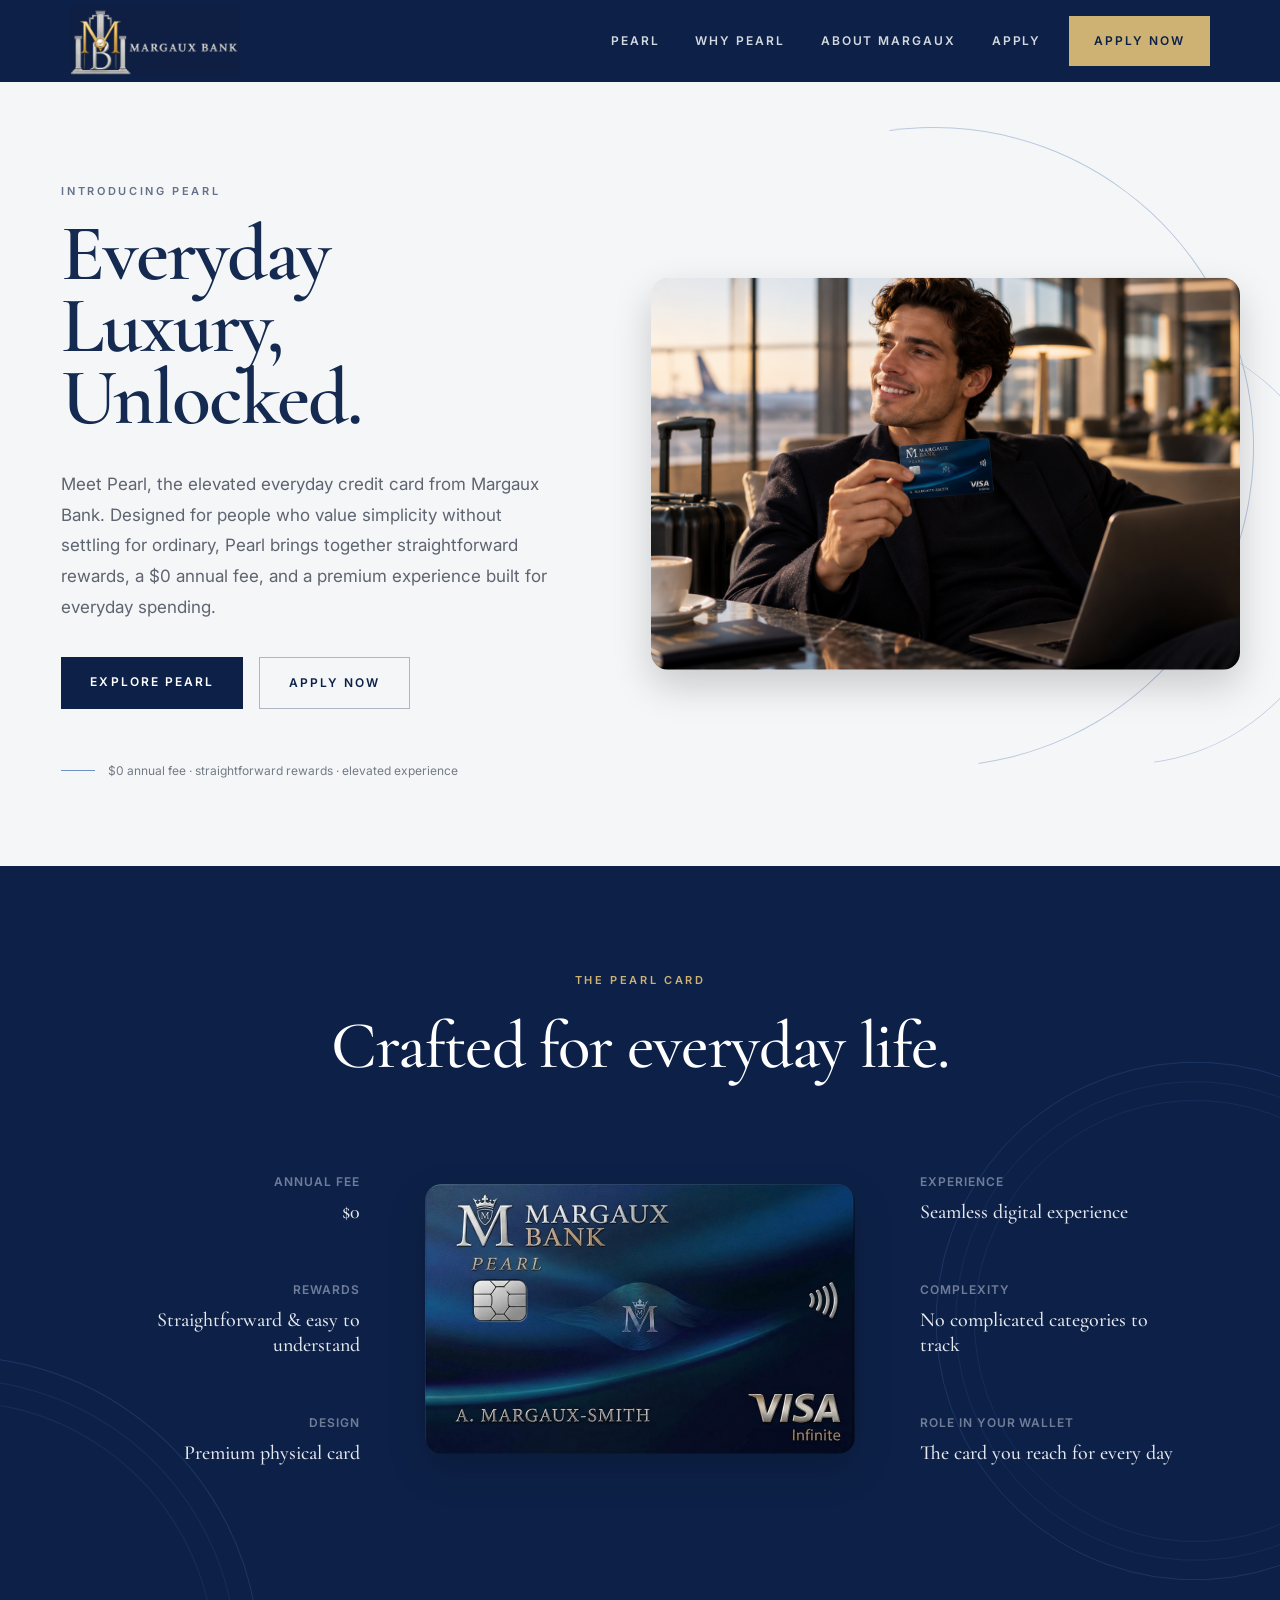
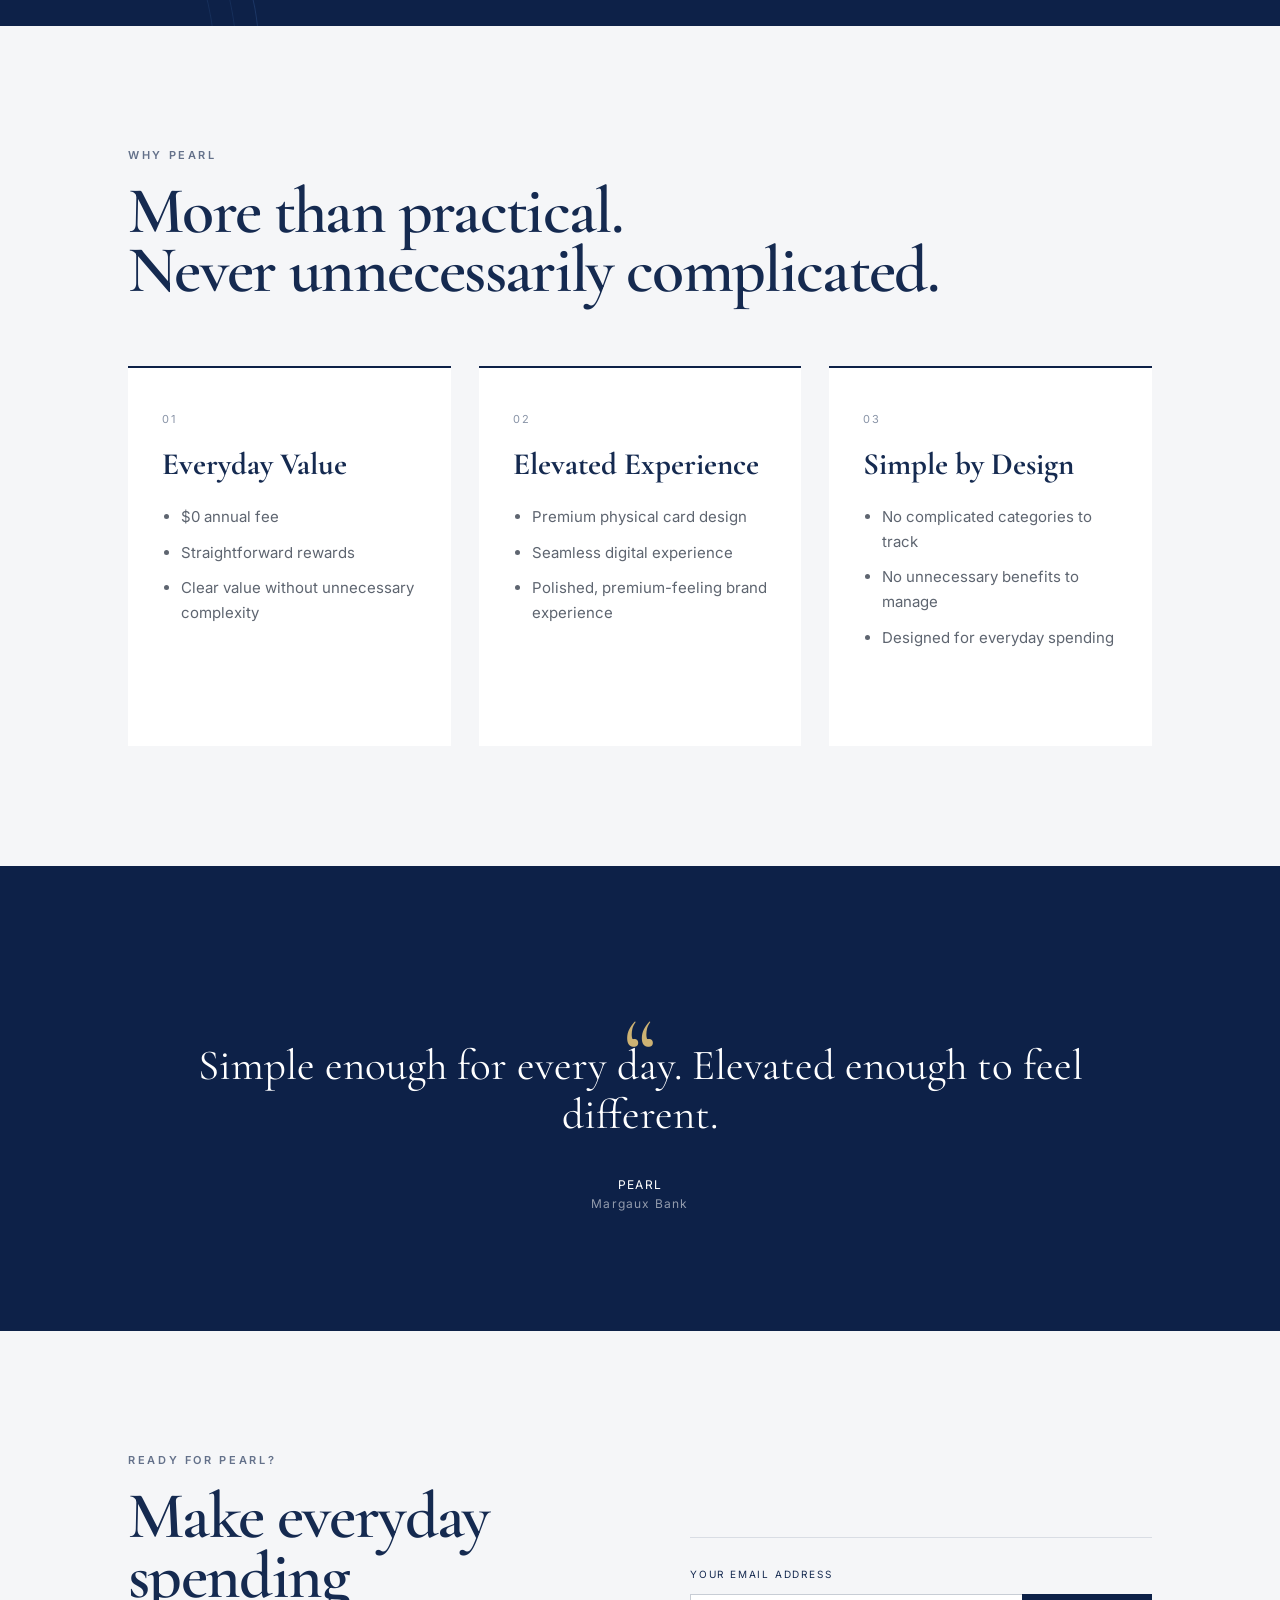
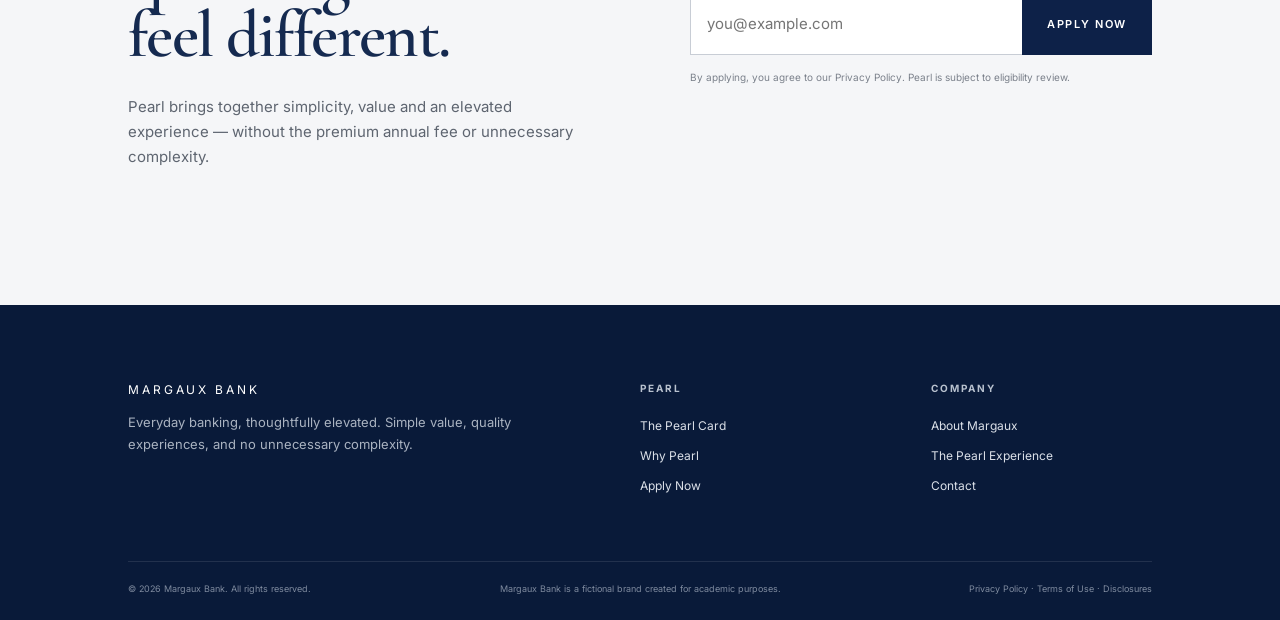
<file: index.html>
<!DOCTYPE html>
<html lang="en">
<head>
  <meta charset="UTF-8" />
  <meta name="viewport" content="width=device-width, initial-scale=1.0" />
  <meta name="description" content="Margaux Bank — everyday banking, thoughtfully elevated. Meet Pearl, the elevated everyday credit card." />
  <title>Margaux Bank — Pearl</title>
  <link rel="preconnect" href="https://fonts.googleapis.com">
  <link rel="preconnect" href="https://fonts.gstatic.com" crossorigin>
  <link href="https://fonts.googleapis.com/css2?family=Cormorant+Garamond:wght@500;600;700&family=Inter:wght@400;500;600&display=swap" rel="stylesheet">
  <link rel="stylesheet" href="style.css" />
</head>
<body>
  <header class="site-header">
    <a class="brand" href="#top" aria-label="Margaux Bank home">
      <img class="brand-logo" src="margaux-logo.png" alt="Margaux Bank">
    </a>
    <button class="menu-toggle" aria-label="Open navigation" aria-expanded="false">☰</button>
    <nav class="nav">
      <a href="#pearl">PEARL</a>
      <a href="#why-pearl">WHY PEARL</a>
      <a href="about.html">ABOUT MARGAUX</a>
      <a href="#apply">APPLY</a>
    </nav>
    <a class="nav-cta" href="#apply">APPLY NOW</a>
  </header>

  <main id="top">
    <section class="hero">
      <div class="hero-copy">
        <p class="eyebrow">INTRODUCING PEARL</p>
        <h1>Everyday Luxury,<br>Unlocked.</h1>
        <p class="hero-text">Meet Pearl, the elevated everyday credit card from Margaux Bank. Designed for people who value simplicity without settling for ordinary, Pearl brings together straightforward rewards, a $0 annual fee, and a premium experience built for everyday spending.</p>
        <div class="hero-actions">
          <a class="button button-primary" href="#pearl">EXPLORE PEARL</a>
          <a class="button button-outline" href="#apply">APPLY NOW</a>
        </div>
        <div class="trust"><span></span>$0 annual fee · straightforward rewards · elevated experience</div>
      </div>
      <div class="hero-art">
        <div class="wave wave-a" aria-hidden="true"></div>
        <div class="wave wave-b" aria-hidden="true"></div>
        <div class="wave wave-c" aria-hidden="true"></div>
        <img class="hero-photo" src="luxury-travel-lounge.png" alt="Margaux Bank card in a luxury travel lounge">
      </div>
    </section>

    <section class="card-section" id="pearl">
      <div class="card-wave wave-left" aria-hidden="true"></div>
      <div class="card-wave wave-right" aria-hidden="true"></div>
      <div class="card-heading">
        <p class="eyebrow">THE PEARL CARD</p>
        <h2>Crafted for everyday life.</h2>
      </div>

      <div class="card-layout">
        <div class="spec-column spec-left">
          <div class="spec-item">
            <span>ANNUAL FEE</span>
            <strong>$0</strong>
          </div>
          <div class="spec-item">
            <span>REWARDS</span>
            <strong>Straightforward &amp; easy to understand</strong>
          </div>
          <div class="spec-item">
            <span>DESIGN</span>
            <strong>Premium physical card</strong>
          </div>
        </div>

        <div class="obsidian-card">
          <img class="pearl-card-image" src="pearl-card-transparent.png" alt="Margaux Bank Pearl credit card">
        </div>

        <div class="spec-column spec-right">
          <div class="spec-item">
            <span>EXPERIENCE</span>
            <strong>Seamless digital experience</strong>
          </div>
          <div class="spec-item">
            <span>COMPLEXITY</span>
            <strong>No complicated categories to track</strong>
          </div>
          <div class="spec-item">
            <span>ROLE IN YOUR WALLET</span>
            <strong>The card you reach for every day</strong>
          </div>
        </div>
      </div>
    </section>

    <section class="benefits section" id="why-pearl">
      <div class="section-intro">
        <p class="eyebrow">WHY PEARL</p>
        <h2>More than practical.<br>Never unnecessarily complicated.</h2>
      </div>
      <div class="benefit-grid">
        <article>
          <span class="number">01</span>
          <h3>Everyday Value</h3>
          <ul>
            <li>$0 annual fee</li>
            <li>Straightforward rewards</li>
            <li>Clear value without unnecessary complexity</li>
          </ul>
        </article>
        <article>
          <span class="number">02</span>
          <h3>Elevated Experience</h3>
          <ul>
            <li>Premium physical card design</li>
            <li>Seamless digital experience</li>
            <li>Polished, premium-feeling brand experience</li>
          </ul>
        </article>
        <article>
          <span class="number">03</span>
          <h3>Simple by Design</h3>
          <ul>
            <li>No complicated categories to track</li>
            <li>No unnecessary benefits to manage</li>
            <li>Designed for everyday spending</li>
          </ul>
        </article>
      </div>
    </section>

    <section class="quote">
      <div class="quote-mark">“</div>
      <blockquote>Simple enough for every day. Elevated enough to feel different.</blockquote>
      <p>PEARL<br><span>Margaux Bank</span></p>
    </section>

    <section class="apply section" id="apply">
      <div>
        <p class="eyebrow">READY FOR PEARL?</p>
        <h2>Make everyday spending<br>feel different.</h2>
        <p>Pearl brings together simplicity, value and an elevated experience — without the premium annual fee or unnecessary complexity.</p>
      </div>
      <form id="apply-form">
        <label for="email">YOUR EMAIL ADDRESS</label>
        <div class="form-row">
          <input id="email" type="email" placeholder="you@example.com" required />
          <button type="submit">APPLY NOW</button>
        </div>
        <small>By applying, you agree to our Privacy Policy. Pearl is subject to eligibility review.</small>
        <p class="form-message" aria-live="polite"></p>
      </form>
    </section>
  </main>

  <footer>
    <div class="footer-top">
      <div class="footer-brand">
        <div class="brand-name">MARGAUX BANK</div>
        <p>Everyday banking, thoughtfully elevated. Simple value, quality experiences, and no unnecessary complexity.</p>
      </div>
      <div>
        <h4>PEARL</h4>
        <a href="#pearl">The Pearl Card</a>
        <a href="#why-pearl">Why Pearl</a>
        <a href="#apply">Apply Now</a>
      </div>
      <div>
        <h4>COMPANY</h4>
        <a href="about.html">About Margaux</a>
        <a href="#pearl">The Pearl Experience</a>
        <a href="#apply">Contact</a>
      </div>
    </div>
    <div class="footer-bottom">
      <span>© 2026 Margaux Bank. All rights reserved.</span>
      <span>Margaux Bank is a fictional brand created for academic purposes.</span>
      <span><a href="#">Privacy Policy</a> · <a href="#">Terms of Use</a> · <a href="#">Disclosures</a></span>
    </div>
  </footer>

  <script src="script.js"></script>
</body>
</html>
</file>
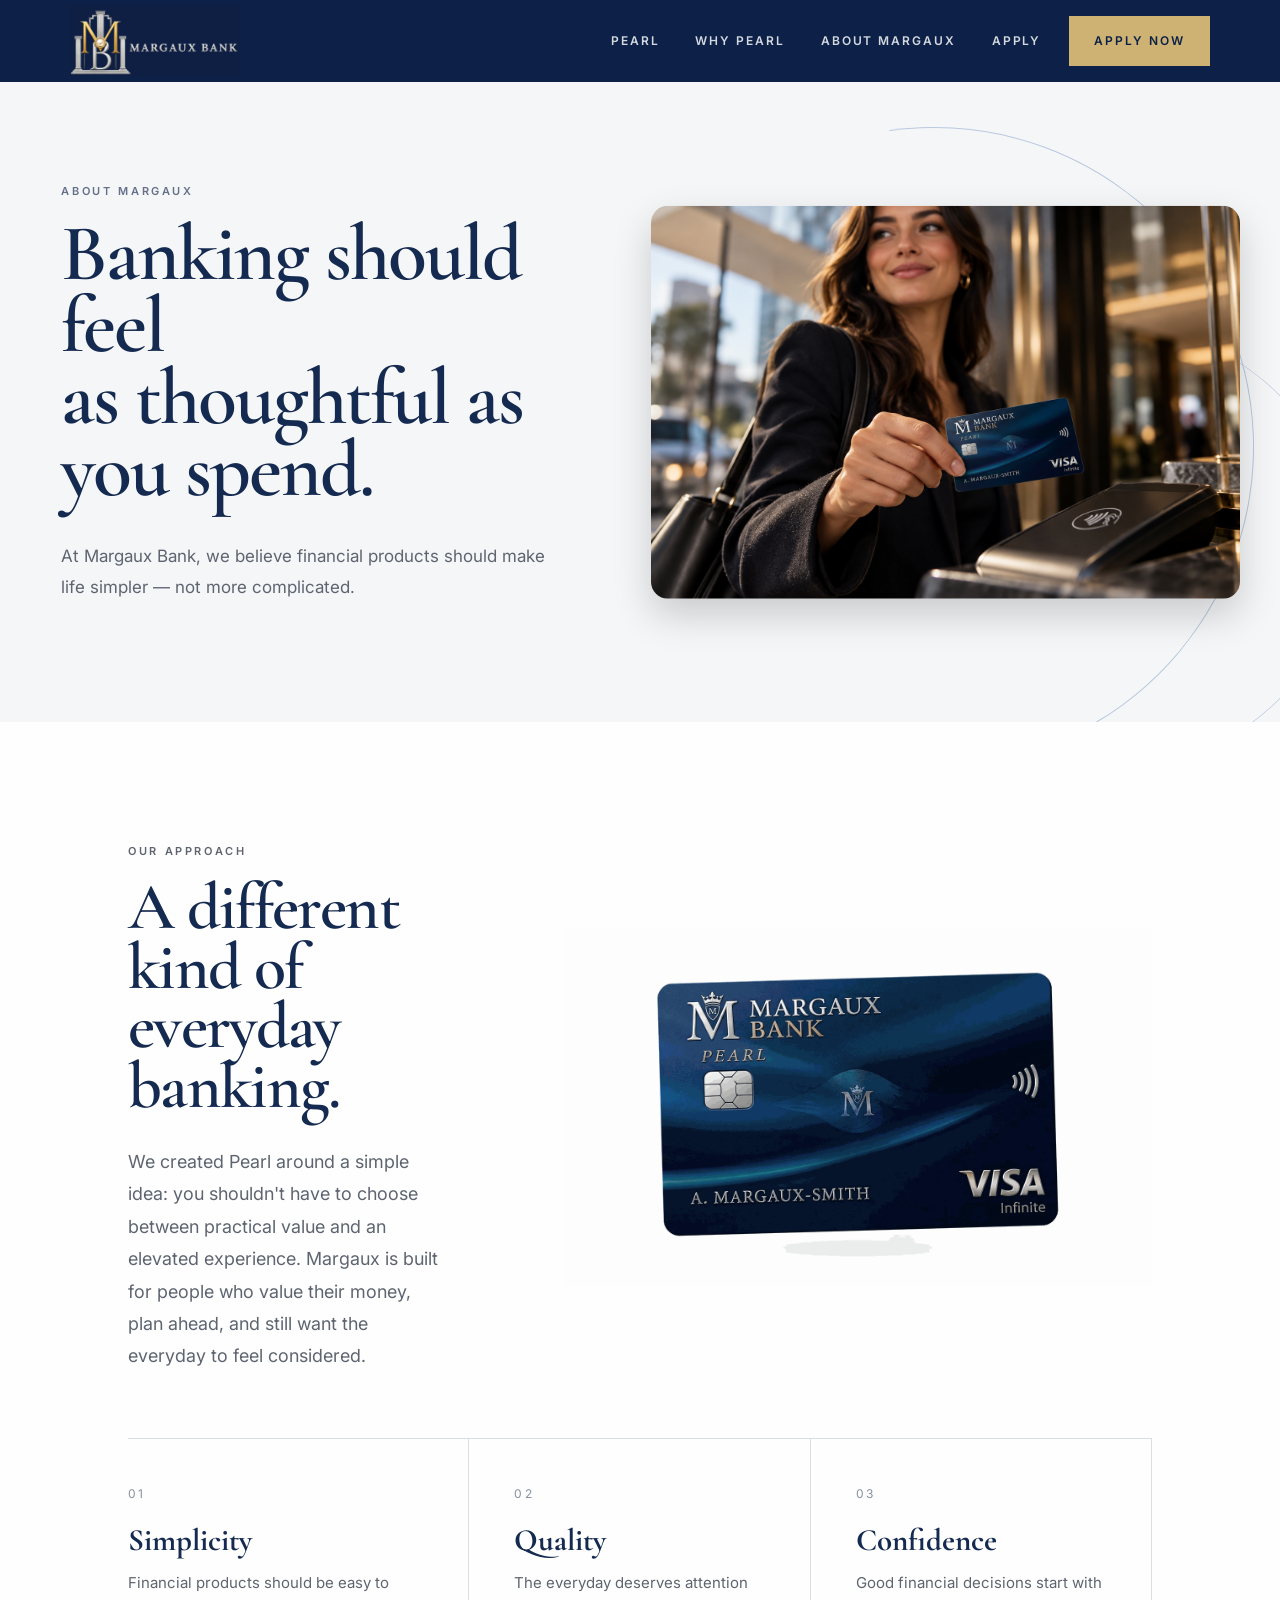
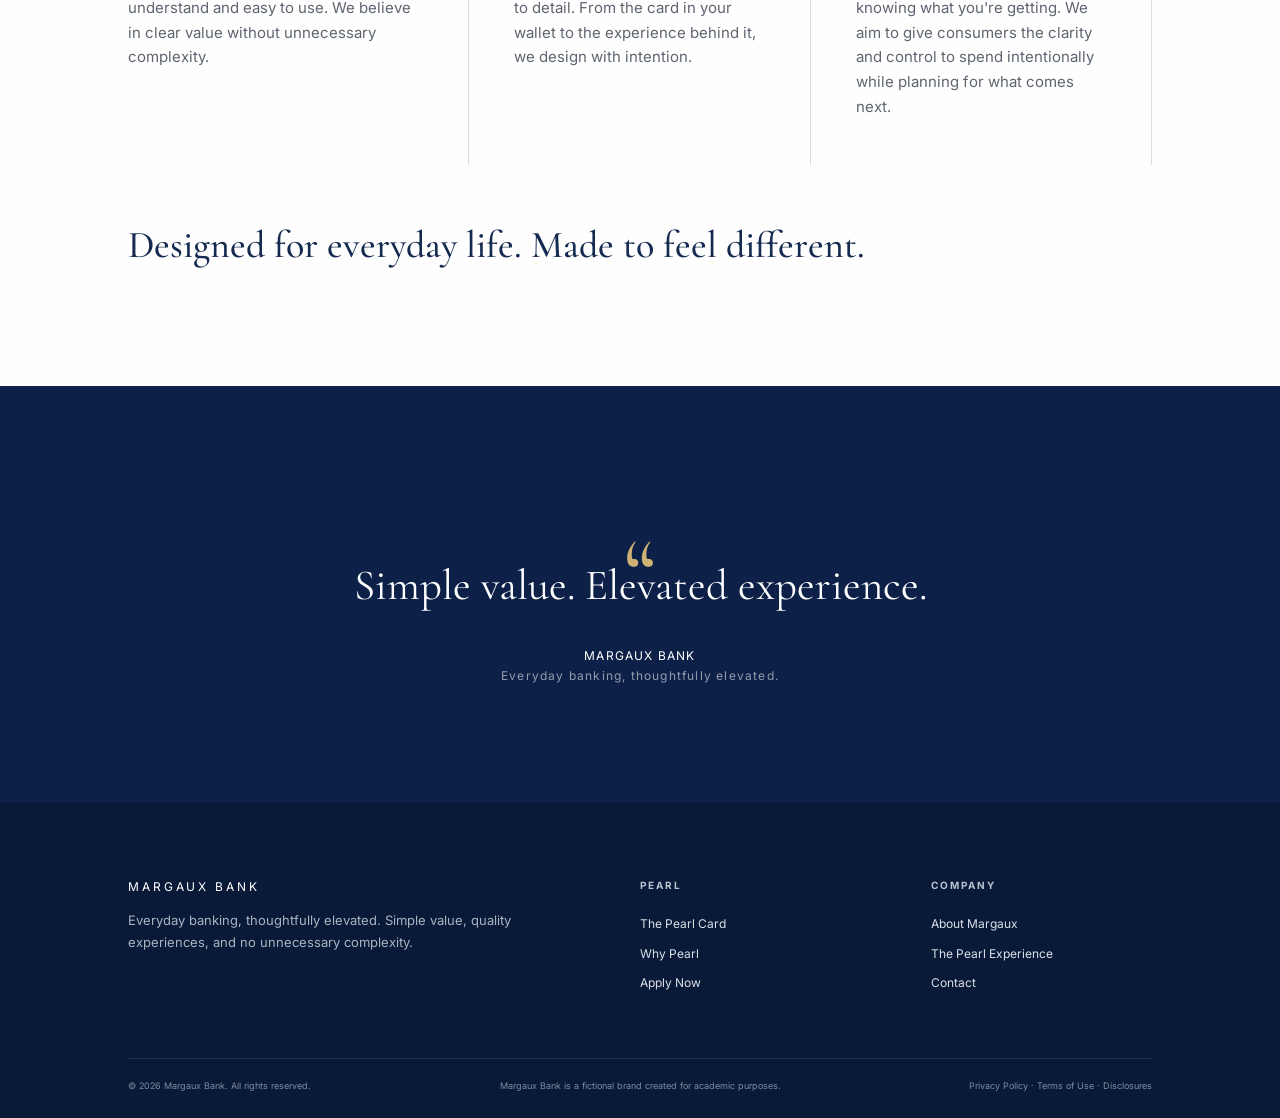
<file: about.html>
<!DOCTYPE html>
<html lang="en">
<head>
  <meta charset="UTF-8" />
  <meta name="viewport" content="width=device-width, initial-scale=1.0" />
  <meta name="description" content="About Margaux Bank — everyday banking, thoughtfully elevated." />
  <title>About Margaux — Margaux Bank</title>
  <link rel="preconnect" href="https://fonts.googleapis.com">
  <link rel="preconnect" href="https://fonts.gstatic.com" crossorigin>
  <link href="https://fonts.googleapis.com/css2?family=Cormorant+Garamond:wght@500;600;700&family=Inter:wght@400;500;600&display=swap" rel="stylesheet">
  <link rel="stylesheet" href="style.css" />
</head>
<body>
  <header class="site-header">
    <a class="brand" href="index.html" aria-label="Margaux Bank home">
      <img class="brand-logo" src="margaux-logo.png" alt="Margaux Bank">
    </a>
    <button class="menu-toggle" aria-label="Open navigation" aria-expanded="false">☰</button>
    <nav class="nav">
      <a href="index.html#pearl">PEARL</a>
      <a href="index.html#why-pearl">WHY PEARL</a>
      <a href="about.html">ABOUT MARGAUX</a>
      <a href="index.html#apply">APPLY</a>
    </nav>
    <a class="nav-cta" href="index.html#apply">APPLY NOW</a>
  </header>

  <main id="top">
    <section class="hero about-page-hero">
      <div class="hero-copy">
        <p class="eyebrow">ABOUT MARGAUX</p>
        <h1>Banking should feel<br>as thoughtful as you spend.</h1>
        <p class="hero-text">At Margaux Bank, we believe financial products should make life simpler — not more complicated.</p>
      </div>
      <div class="hero-art">
        <div class="wave wave-a" aria-hidden="true"></div>
        <div class="wave wave-b" aria-hidden="true"></div>
        <div class="wave wave-c" aria-hidden="true"></div>
        <img class="hero-photo" src="premium-contactless-payment.png" alt="Paying with a Margaux Bank card using contactless payment">
      </div>
    </section>

    <section class="process section">
      <div class="approach-row">
        <div class="approach-text">
          <div class="section-intro">
            <p class="eyebrow">OUR APPROACH</p>
            <h2>A different kind of<br>everyday banking.</h2>
          </div>
          <p class="about-lead">We created Pearl around a simple idea: you shouldn't have to choose between practical value and an elevated experience. Margaux is built for people who value their money, plan ahead, and still want the everyday to feel considered.</p>
        </div>
        <img class="approach-photo" src="margaux-executive-premium.gif" alt="Margaux Bank executive premium experience">
      </div>
      <div class="process-grid">
        <article><span>01</span><h3>Simplicity</h3><p>Financial products should be easy to understand and easy to use. We believe in clear value without unnecessary complexity.</p></article>
        <article><span>02</span><h3>Quality</h3><p>The everyday deserves attention to detail. From the card in your wallet to the experience behind it, we design with intention.</p></article>
        <article><span>03</span><h3>Confidence</h3><p>Good financial decisions start with knowing what you're getting. We aim to give consumers the clarity and control to spend intentionally while planning for what comes next.</p></article>
      </div>
      <div class="about-closing">Designed for everyday life. Made to feel different.</div>
    </section>

    <section class="quote">
      <div class="quote-mark">“</div>
      <blockquote>Simple value. Elevated experience.</blockquote>
      <p>MARGAUX BANK<br><span>Everyday banking, thoughtfully elevated.</span></p>
    </section>
  </main>

  <footer>
    <div class="footer-top">
      <div class="footer-brand">
        <div class="brand-name">MARGAUX BANK</div>
        <p>Everyday banking, thoughtfully elevated. Simple value, quality experiences, and no unnecessary complexity.</p>
      </div>
      <div>
        <h4>PEARL</h4>
        <a href="index.html#pearl">The Pearl Card</a>
        <a href="index.html#why-pearl">Why Pearl</a>
        <a href="index.html#apply">Apply Now</a>
      </div>
      <div>
        <h4>COMPANY</h4>
        <a href="about.html">About Margaux</a>
        <a href="index.html#pearl">The Pearl Experience</a>
        <a href="index.html#apply">Contact</a>
      </div>
    </div>
    <div class="footer-bottom">
      <span>© 2026 Margaux Bank. All rights reserved.</span>
      <span>Margaux Bank is a fictional brand created for academic purposes.</span>
      <span><a href="#">Privacy Policy</a> · <a href="#">Terms of Use</a> · <a href="#">Disclosures</a></span>
    </div>
  </footer>
  <script src="script.js"></script>
</body>
</html>
</file>
<file: style.css>
:root{
  --navy:#0d2148;
  --navy-2:#101f43;
  --gold:#cdb273;
  --ink:#152a50;
  --text:#5e6570;
  --line:#d9dde4;
  --paper:#f5f6f8;
  --white:#fff;
  --serif:"Cormorant Garamond", Georgia, serif;
  --sans:"Inter", Arial, sans-serif;
}
*{box-sizing:border-box}
html{scroll-behavior:smooth}
body{margin:0;color:var(--ink);background:var(--white);font-family:var(--sans);font-size:15px;line-height:1.65}
a{text-decoration:none;color:inherit}
.site-header{height:82px;background:var(--navy);color:#fff;display:flex;align-items:center;padding:0 5.5%;gap:28px;position:sticky;top:0;z-index:20}
.brand{display:flex;align-items:center;gap:12px;margin-right:auto}
.brand-logo{width:245px;height:auto;display:block;max-height:70px;object-fit:contain;object-position:left center}
.brand-name{font-size:12px;letter-spacing:.24em;white-space:nowrap}
.nav{display:flex;gap:36px;align-items:center}
.nav a,.nav-cta{font-size:12px;letter-spacing:.16em;font-weight:600}
.nav a{opacity:.82}
.nav a:hover{opacity:1}
.nav-cta{background:var(--gold);color:var(--navy);padding:15px 25px}
.menu-toggle{display:none;background:none;border:0;color:#fff;font-size:24px}
.hero{min-height:615px;background:var(--paper);display:grid;grid-template-columns:48% 52%;position:relative;overflow:hidden}
.hero-copy{padding:100px 8% 85px 10%;position:relative;z-index:2}
.eyebrow{font-size:11px;letter-spacing:.24em;font-weight:600;color:#64718a;margin:0 0 18px}
.hero h1,.section h2,.card-section h2,.apply h2{font-family:var(--serif);font-weight:600;line-height:.9;letter-spacing:-.025em;margin:0;color:var(--ink)}
.hero h1{font-size:80px}
.hero-text{max-width:590px;color:var(--text);font-size:17px;line-height:1.8;margin:35px 0}
.hero-actions{display:flex;gap:16px}
.button{display:inline-block;padding:15px 29px;font-size:12px;letter-spacing:.17em;font-weight:600}
.button-primary{background:var(--navy);color:#fff}
.button-outline{border:1px solid #aeb6c2;color:var(--navy)}
.trust{margin-top:52px;color:#737b86;font-size:12px;display:flex;align-items:center;gap:13px}
.trust span{width:34px;height:1px;background:#6f91c5}
.hero-art{position:relative;min-height:615px;display:flex;align-items:center;justify-content:center;padding:60px 6% 60px 4%}
.hero-photo{position:relative;z-index:2;display:block;width:100%;max-width:520px;height:auto;border-radius:17px;box-shadow:0 16px 38px rgba(0,0,0,.18)}
@media(min-width:901px){
  .hero-art{padding:0 6% 0 4%}
  .hero-photo{position:absolute;top:50%;right:6%;transform:translateY(-50%);width:min(922px,46vw);max-width:none;height:auto}
}
.wave{position:absolute;width:640px;height:640px;border:1px solid #b9c9df;border-left-color:transparent;border-bottom-color:transparent;border-radius:50%;transform:rotate(37deg)}
.wave-a{top:45px;left:0}
.wave-b{top:145px;left:190px;transform:rotate(37deg) scale(.68)}
.wave-c{top:-35px;left:390px;transform:rotate(37deg) scale(.48)}
.specs span{display:block;font-size:10px;letter-spacing:.17em;color:#7a8290;margin-bottom:8px}
.specs strong{font-size:13px;font-weight:500}

.card-section{
  min-height:760px;
  padding:105px 7% 100px;
  background:var(--navy);
  color:#fff;
  position:relative;
  overflow:hidden;
}
.card-heading{text-align:center;position:relative;z-index:3;margin-bottom:95px}
.card-heading .eyebrow{color:var(--gold);margin-bottom:25px}
.card-heading h2{font-family:var(--serif);font-weight:500;font-size:67px;line-height:.95;letter-spacing:-.02em;margin:0;color:#fff}
.card-layout{
  position:relative;
  z-index:3;
  max-width:1160px;
  margin:0 auto;
  display:grid;
  grid-template-columns:1fr 430px 1fr;
  align-items:center;
  gap:65px;
}
.spec-column{display:flex;flex-direction:column;gap:55px}
.spec-item span{display:block;color:#6f7d99;font-size:12px;letter-spacing:.08em;font-weight:600;margin-bottom:8px}
.spec-item strong{display:block;font-family:var(--serif);font-weight:500;color:#e6e9ef;font-size:20px;line-height:1.25}
.spec-left{text-align:right}
.spec-right{text-align:left}
.obsidian-card{
  width:430px;
  height:270px;
  position:relative;
  overflow:visible;
  background:transparent;
  border:0;
  box-shadow:none;
}
.pearl-card-image{
  display:block;
  width:430px;
  height:270px;
  max-width:430px;
  object-fit:contain;
  border-radius:17px;
  box-shadow:0 16px 38px rgba(0,0,0,.18);
}
.card-wave{
  position:absolute;width:610px;height:610px;border:1px solid rgba(67,112,176,.27);border-radius:50%;
  pointer-events:none;
}
.card-wave:before,.card-wave:after{
  content:"";position:absolute;inset:22px;border:1px solid rgba(67,112,176,.17);border-radius:50%;
}
.card-wave:after{inset:44px}
.wave-left{left:-350px;bottom:-340px;transform:rotate(35deg)}
.wave-right{right:-220px;top:150px;transform:rotate(-25deg) scale(.85)}
.section{padding:120px 10%}
.benefits{background:var(--paper)}
.section h2{font-size:66px}
.section-intro{margin-bottom:65px}
.benefit-grid{display:grid;grid-template-columns:repeat(3,1fr);gap:28px}
.benefit-grid article{background:#fff;padding:38px 34px;min-height:380px;border-top:2px solid var(--navy)}
.number{font-size:11px;letter-spacing:.18em;color:#8994a7}
.benefit-grid h3,.process h3{font-family:var(--serif);font-size:31px;line-height:1.05;margin:18px 0 24px}
ul{padding-left:19px;margin:0;color:var(--text)}
li{margin:11px 0}
.process{background:#fefefe}
.process-grid{display:grid;grid-template-columns:repeat(3,1fr);gap:0;border-top:1px solid var(--line)}
.process-grid article{padding:42px 45px 30px 0;border-right:1px solid var(--line)}
.process-grid article+article{padding-left:45px}
.process-grid span{font-size:12px;letter-spacing:.2em;color:#8791a3}
.process h3{margin-bottom:14px}
.process p{color:var(--text);max-width:320px}
.quote{background:var(--navy);color:#fff;text-align:center;padding:105px 15%;position:relative}
.quote-mark{font-family:var(--serif);font-size:100px;color:var(--gold);height:55px}
blockquote{font-family:var(--serif);font-size:43px;line-height:1.15;max-width:900px;margin:15px auto 35px}
.quote p{font-size:12px;letter-spacing:.1em}
.quote p span{opacity:.55}
.apply{background:var(--paper);display:grid;grid-template-columns:1fr 1fr;gap:100px;align-items:center}
.apply>div>p:last-child{color:var(--text);max-width:470px;margin-top:30px}
.apply form{border-top:1px solid var(--line);padding-top:28px}
.apply label{font-size:10px;letter-spacing:.18em;display:block;margin-bottom:12px}
.form-row{display:flex}
.form-row input{flex:1;border:1px solid #c8cdd5;border-right:0;padding:17px 16px;font:inherit;background:#fff;outline:none}
.form-row button{border:0;background:var(--navy);color:#fff;padding:0 25px;font:600 11px var(--sans);letter-spacing:.15em;cursor:pointer}
form small{display:block;color:#7b818b;font-size:10px;margin-top:14px}
.form-message{font-size:12px;margin-top:14px}
footer{background:#091a39;color:#fff;padding:75px 10% 25px}
.footer-top{display:grid;grid-template-columns:2fr 1fr 1fr;gap:70px;padding-bottom:55px}
.footer-brand p{max-width:390px;color:#aab3c1;font-size:13px}
footer h4{font-size:10px;letter-spacing:.2em;color:#b9c2cf;margin:0 0 20px}
footer .footer-top a{display:block;color:#dbe0e8;font-size:12px;margin:10px 0}
.footer-bottom{border-top:1px solid #ffffff1a;padding-top:20px;display:flex;justify-content:space-between;gap:20px;color:#7f8b9f;font-size:9px;line-height:1.5}
.footer-bottom span:nth-child(2){max-width:460px;text-align:center}
@media(max-width:900px){
  .site-header{padding:0 5%}
  .nav{display:none;position:absolute;top:82px;left:0;right:0;background:var(--navy);padding:22px 5%;flex-direction:column;align-items:flex-start}
  .nav.open{display:flex}
  .menu-toggle{display:block}
  .nav-cta{display:none}
  .hero{grid-template-columns:1fr}
  .hero-copy{padding:80px 8%}
  .hero h1{font-size:65px}
  .hero-art{min-height:340px}
  .card-section,.apply{grid-template-columns:1fr;padding:85px 8%}
  .specs{grid-template-columns:repeat(2,1fr)}
  .benefit-grid,.process-grid{grid-template-columns:1fr}
  .process-grid article,.process-grid article+article{padding:32px 0;border-right:0;border-bottom:1px solid var(--line)}
  .quote{padding:85px 8%}
  blockquote{font-size:34px}
  .footer-top{grid-template-columns:1fr 1fr}
  .footer-brand{grid-column:1/-1}
  .footer-bottom{flex-direction:column}
  .footer-bottom span:nth-child(2){text-align:left}
}
@media(max-width:600px){
  .brand-name{font-size:10px}
  .hero h1{font-size:55px}
  .hero-text{font-size:15px}
  .section h2,.card-copy h2,.apply h2{font-size:48px}
  .hero-art{min-height:250px}
  .wave{width:440px;height:440px}
  .specs{grid-template-columns:1fr}
  .form-row{flex-direction:column;gap:10px}
  .form-row input{border-right:1px solid #c8cdd5}
  .form-row button{height:50px}
  .footer-top{grid-template-columns:1fr}
}

@media(max-width:1100px){
  .card-layout{grid-template-columns:1fr;max-width:700px;gap:45px}
  .spec-left,.spec-right{text-align:center}
  .spec-column{display:grid;grid-template-columns:repeat(3,1fr);gap:25px}
  .obsidian-card{margin:0 auto}
}
@media(max-width:600px){
  .brand-logo{width:190px;max-height:55px}
  .card-section{padding:75px 6% 85px;min-height:0}
  .card-heading{margin-bottom:60px}
  .card-heading h2{font-size:48px}
  .obsidian-card{width:100%;height:auto;aspect-ratio:1.59}
  .spec-column{display:flex;gap:30px}
  .spec-item strong{font-size:18px}
}

@media(max-width:1100px){
  .obsidian-card{margin:0 auto}
  .pearl-card-image{width:430px;height:270px;max-width:100%}
}
@media(max-width:600px){
  .obsidian-card{width:100%;height:auto;aspect-ratio:1.59}
  .pearl-card-image{width:100%;height:auto;max-width:100%;aspect-ratio:1.59}
}

.about-lead{
  max-width:900px;
  color:var(--text);
  font-size:18px;
  line-height:1.8;
  margin:-25px 0 65px;
}
.approach-row{
  display:grid;
  grid-template-columns:1fr auto;
  align-items:center;
  gap:60px;
  margin-bottom:65px;
}
.approach-row .section-intro{margin-bottom:0}
.approach-row .about-lead{margin:30px 0 0}
.approach-photo{
  display:block;
  width:min(922px,46vw);
  height:auto;
}
@media(max-width:900px){
  .approach-row{grid-template-columns:1fr;gap:40px}
  .approach-photo{width:100%}
}
.about-closing{
  margin-top:60px;
  font-family:var(--serif);
  font-size:38px;
  line-height:1.1;
  color:var(--ink);
  font-weight:500;
}
@media(max-width:600px){
  .about-lead{font-size:16px;margin:-20px 0 45px}
  .about-closing{font-size:32px;margin-top:45px}
}
</file>
